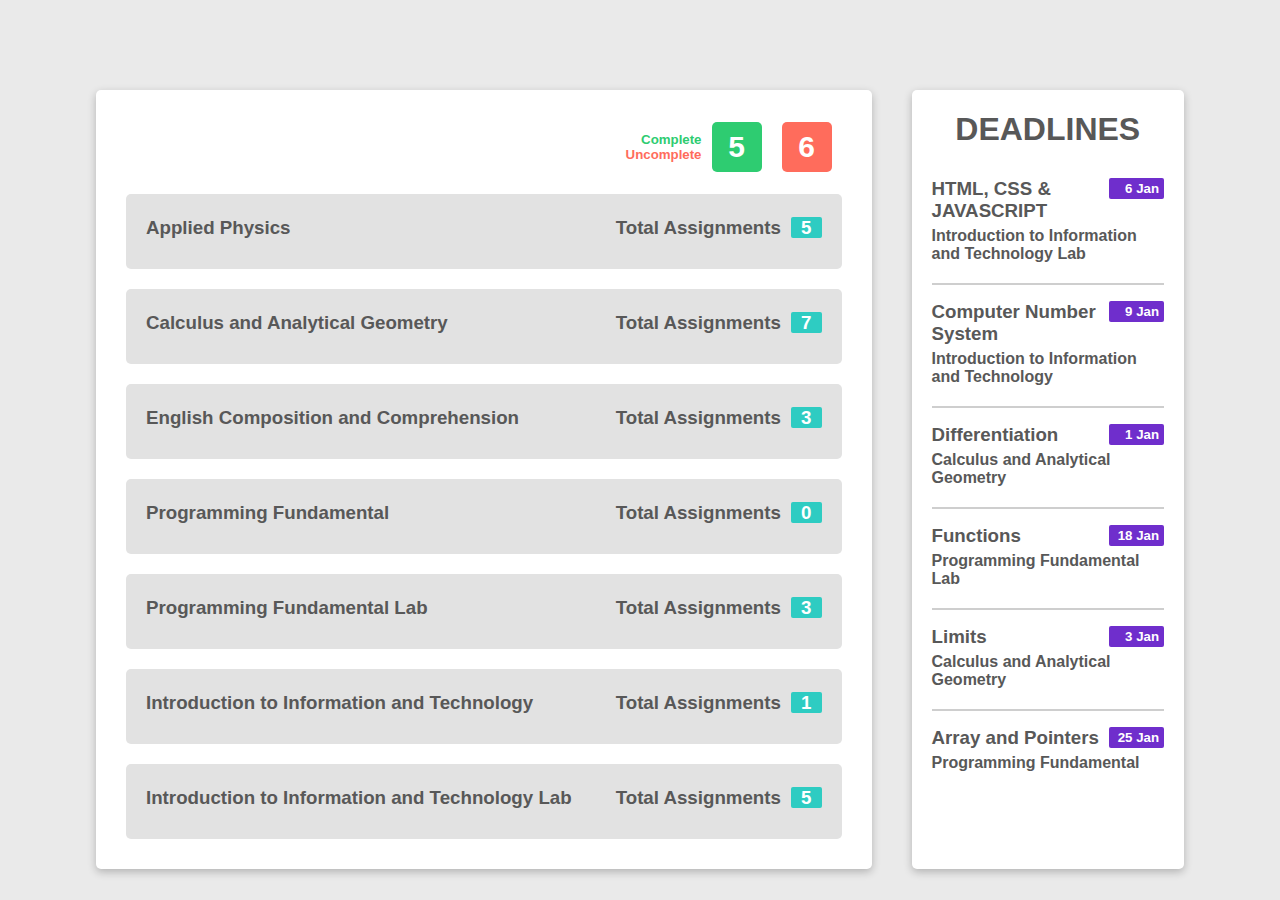
<file: HTML/assignments.html>
<!DOCTYPE html>
<html>
<head>
	<title>Assignments</title>
	<link rel="stylesheet" type="text/css" href="../CSS/assignments.css">
</head>
<body>
	<div id="wrapper">
		<div id="mainContent">
			<div id="header">
				<h1 id="name"></h1>
				<div id="title">
					<h5 id="cmplt">Complete</h5>
					<h5 id="uncmplt">Uncomplete</h5>
				</div>
				<div id="status">
					<div id="complete">5</div>
					<div id="uncomplete">6</div>
				</div>
			</div>
			<div id="subjects">
				<div class="boxs">
					<h3 class="sub">Applied Physics</h3>
					<h3 class="totalAssign">Total Assignments <span class="assgnNum"></span></h3>
				</div>
				<div class="boxs">
					<h3 class="sub">Calculus and Analytical Geometry</h3>
					<h3 class="totalAssign">Total Assignments <span class="assgnNum"></span></h3>
				</div>
				<div class="boxs">
					<h3 class="sub">English Composition and Comprehension</h3>
					<h3 class="totalAssign">Total Assignments <span class="assgnNum"></span></h3>
				</div>
				<div class="boxs">
					<h3 class="sub">Programming Fundamental</h3>
					<h3 class="totalAssign">Total Assignments <span class="assgnNum"></span></h3>
				</div>
				<div class="boxs">
					<h3 class="sub">Programming Fundamental Lab</h3>
					<h3 class="totalAssign">Total Assignments <span class="assgnNum"></span></h3>
				</div>
				<div class="boxs">
					<h3 class="sub">Introduction to Information and Technology</h3>
					<h3 class="totalAssign">Total Assignments <span class="assgnNum"></span></h3>
				</div>
				<div class="boxs">
					<h3 class="sub">Introduction to Information and Technology Lab</h3>
					<h3 class="totalAssign">Total Assignments <span class="assgnNum"></span></h3>
				</div>
			</div>
		</div>
		<div id="sidebar">
			<h1>Deadlines</h1>
			<div class="list">
				<h5 class="date"></h5>
				<h3 class="assignment">Array and Pointers</h3>
				<h4 class="course">Programming Fundamentals</h4>
				<div class="borderBottom"></div>
			</div>
			<div class="list">
				<h5 class="date"></h5>
				<h3 class="assignment">Array and Pointers</h3>
				<h4 class="course">Programming Fundamental Lab</h4>
				<div class="borderBottom"></div>
			</div>
			<div class="list">
				<h5 class="date"></h5>
				<h3 class="assignment">Array and Pointers</h3>
				<h4 class="course">English Composition and Comprehension</h4>
				<div class="borderBottom"></div>
			</div>
			<div class="list">
				<h5 class="date"></h5>
				<h3 class="assignment">Array and Pointers</h3>
				<h4 class="course">Calculus and Analytical Geometry</h4>
				<div class="borderBottom"></div>
			</div>
			<div class="list">
				<h5 class="date"></h5>
				<h3 class="assignment">Array and Pointers</h3>
				<h4 class="course">Applied Physics</h4>
				<div class="borderBottom"></div>
			</div>
			<div class="list">
				<h5 class="date"></h5>
				<h3 class="assignment">Array and Pointers</h3>
				<h4 class="course">Applied Physics</h4>
				<!-- <div class="borderBottom"></div> -->
			</div>
		</div>
	</div>
	<script type="text/javascript" src="../JavaScript/assignments.js"> </script>
</body>
</html>
</file>
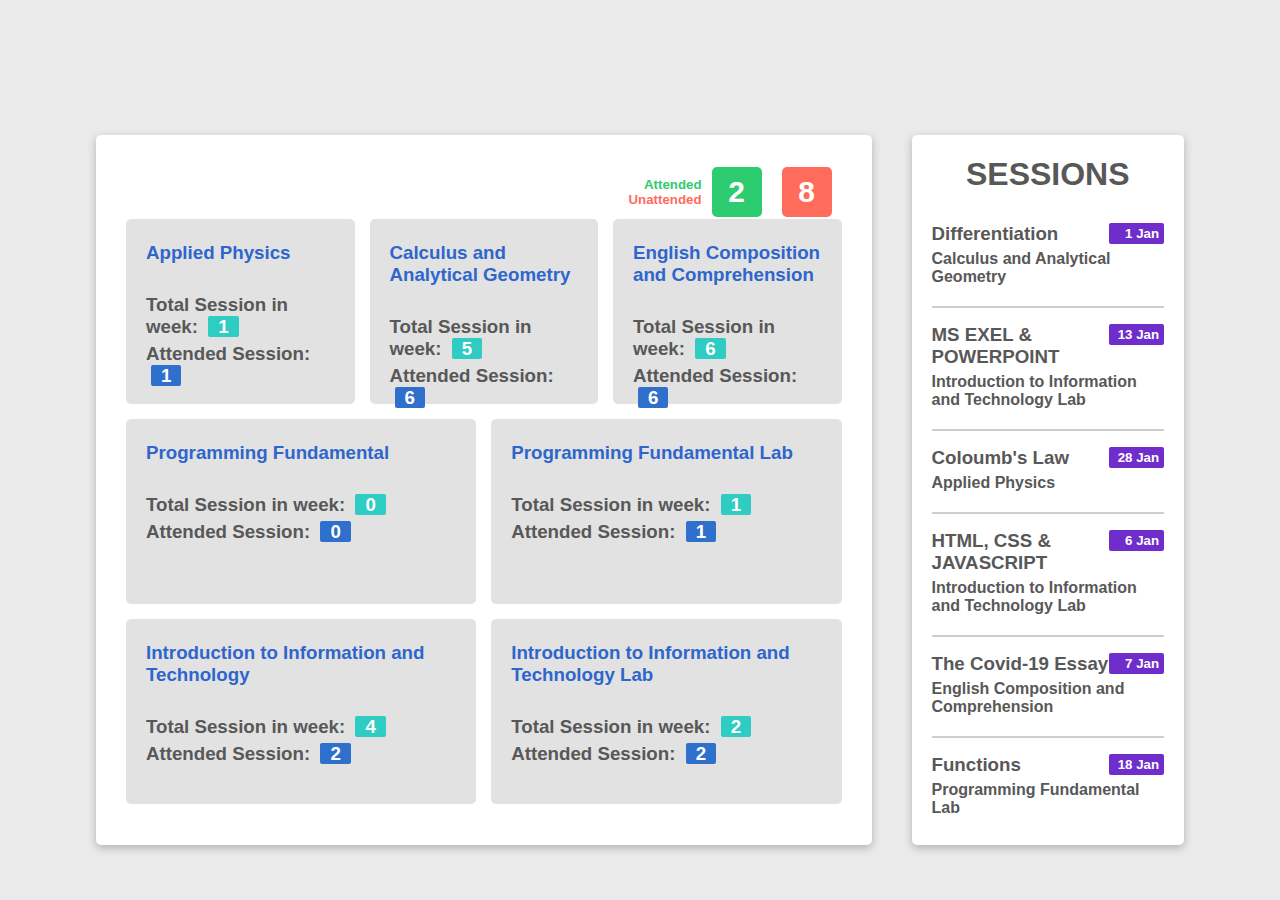
<file: HTML/attendance.html>
<!DOCTYPE html>
<html>
<head>
	<title>Assignments</title>
	<link rel="stylesheet" type="text/css" href="../CSS/attendance.css">
</head>
<body>
	<div id="wrapper">
		<div id="mainContent">
			<div id="header">
				<h1 id="name"></h1>
				<div id="title">
					<h5 id="cmplt">Attended</h5>
					<h5 id="uncmplt">Unattended</h5>
				</div>
				<div id="status">
					<div id="complete">5</div>
					<div id="uncomplete">6</div>
				</div>
			</div>
			<div id="subjects1">
				<div class="boxs">
					<h3 class="sub">Applied Physics</h3>
					<h3 class="totalAssign">Total Session in week: <span class="assgnNum"></span></h3>
					<h3 class="totalAssign">Attended Session: <span class="assgnNum assgnNum2"></span></h3>
				</div>
				<div class="boxs">
					<h3 class="sub">Calculus and Analytical Geometry</h3>
					<h3 class="totalAssign">Total Session in week: <span class="assgnNum"></span></h3>
					<h3 class="totalAssign">Attended Session: <span class="assgnNum assgnNum2"></span></h3>
				</div>
				<div class="boxs">
					<h3 class="sub">English Composition and Comprehension</h3>
					<h3 class="totalAssign">Total Session in week: <span class="assgnNum"></span></h3>
					<h3 class="totalAssign">Attended Session: <span class="assgnNum assgnNum2"></span></h3>
				</div>
			</div>
			<div id="subjects2">
				<div class="boxs">
					<h3 class="sub">Programming Fundamental</h3>
					<h3 class="totalAssign">Total Session in week: <span class="assgnNum"></span></h3>
					<h3 class="totalAssign">Attended Session: <span class="assgnNum assgnNum2"></span></h3>
				</div>
				<div class="boxs">
					<h3 class="sub">Programming Fundamental Lab</h3>
					<h3 class="totalAssign">Total Session in week: <span class="assgnNum"></span></h3>
					<h3 class="totalAssign">Attended Session: <span class="assgnNum assgnNum2"></span></h3>
				</div>
				<div class="boxs">
					<h3 class="sub">Introduction to Information and Technology</h3>
					<h3 class="totalAssign">Total Session in week: <span class="assgnNum"></span></h3>
					<h3 class="totalAssign">Attended Session: <span class="assgnNum assgnNum2"></span></h3>
				</div>
				<div class="boxs">
					<h3 class="sub">Introduction to Information and Technology Lab</h3>
					<h3 class="totalAssign">Total Session in week: <span class="assgnNum"></span></h3>
					<h3 class="totalAssign">Attended Session: <span class="assgnNum assgnNum2"></span></h3>
				</div>
			</div>
		</div>
		<div id="sidebar">
			<h1>Sessions</h1>
			<div class="list">
				<h5 class="date"></h5>
				<h3 class="assignment">Array and Pointers</h3>
				<h4 class="course">Programming Fundamentals</h4>
				<div class="borderBottom"></div>
			</div>
			<div class="list">
				<h5 class="date"></h5>
				<h3 class="assignment">Array and Pointers</h3>
				<h4 class="course">Programming Fundamental Lab</h4>
				<div class="borderBottom"></div>
			</div>
			<div class="list">
				<h5 class="date"></h5>
				<h3 class="assignment">Array and Pointers</h3>
				<h4 class="course">English Composition and Comprehension</h4>
				<div class="borderBottom"></div>
			</div>
			<div class="list">
				<h5 class="date"></h5>
				<h3 class="assignment">Array and Pointers</h3>
				<h4 class="course">Calculus and Analytical Geometry</h4>
				<div class="borderBottom"></div>
			</div>
			<div class="list">
				<h5 class="date"></h5>
				<h3 class="assignment">Array and Pointers</h3>
				<h4 class="course">Applied Physics</h4>
				<div class="borderBottom"></div>
			</div>
			<div class="list">
				<h5 class="date"></h5>
				<h3 class="assignment">Array and Pointers</h3>
				<h4 class="course">Applied Physics</h4>
				<!-- <div class="borderBottom"></div> -->
			</div>
		</div>
	</div>
	<script type="text/javascript" src="../JavaScript/attendance.js"> </script>
</body>
</html>
</file>
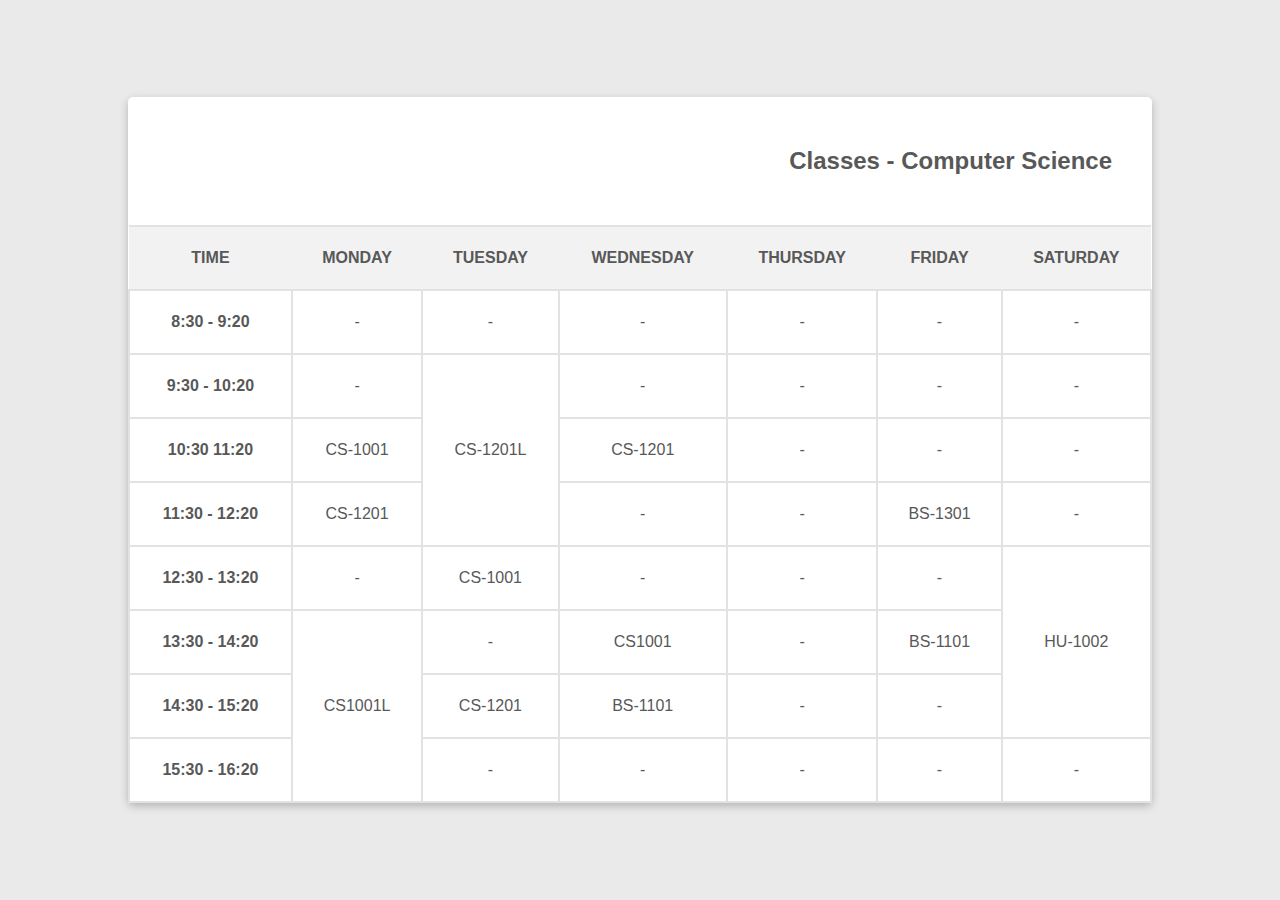
<file: HTML/classes.html>
<!DOCTYPE html>
<html>
<head>
    <link rel="stylesheet" href="../CSS/classes.css">
</head>
<body>
    <div id="wrapper">
        <div id="heading">
            <h1 id="name">Name</h1>
            <h2>Classes - Computer Science</h2>
        </div>
        <table>
            <tr>
                <th>TIME</th>
                <th>MONDAY</th>
                <th>TUESDAY</th>
                <th>WEDNESDAY</th>
                <th>THURSDAY</th>
                <th>FRIDAY</th>
                <th>SATURDAY</th>
            </tr>
            <tr>
                <td class="col1">8:30 - 9:20</td>
                <td class="col2">-</td>
                <td class="col3">-</td>
                <td class="col4">-</td>
                <td class="col5">-</td>
                <td class="col6">-</td>
                <td class="col7">-</td>
            </tr>
            <tr>
                <td class="col1">9:30 - 10:20</td>
                <td class="col2">-</td>
                <td class="col3" rowspan="3">CS-1201L</td>
                <td class="col4">-</td>
                <td class="col5">-</td>
                <td class="col6">-</td>
                <td class="col7">-</td>
            </tr>
            <tr>
                <td class="col1">10:30 11:20</td>
                <td class="col2">CS-1001</td>
                <td class="col4">CS-1201</td>
                <td class="col5">-</td>
                <td class="col6">-</td>
                <td class="col7">-</td>
            </tr>
            <tr>
                <td class="col1">11:30 - 12:20</td>
                <td class="col2">CS-1201</td>
                <td class="col4">-</td>
                <td class="col5">-</td>
                <td class="col6">BS-1301</td>
                <td class="col7">-</td>
            </tr>
            <tr>
                <td class="col1">12:30 - 13:20</td>
                <td class="col2">-</td>
                <td class="col3">CS-1001</td>
                <td class="col4">-</td>
                <td class="col5">-</td>
                <td class="col6">-</td>
                <td class="col7" rowspan="3">HU-1002</td>
            </tr>
            <tr>
                <td class="col1">13:30 - 14:20</td>
                <td class="col2" rowspan="3">CS1001L</td>
                <td class="col3">-</td>
                <td class="col4">CS1001</td>
                <td class="col5">-</td>
                <td class="col6">BS-1101</td>
            </tr>
            <tr>
                <td class="col1">14:30 - 15:20</td>
                <td class="col3">CS-1201</td>
                <td class="col4">BS-1101</td>
                <td class="col5">-</td>
                <td class="col6">-</td>
            </tr>
            <tr>
                <td class="col1">15:30 - 16:20</td>
                <td class="col3">-</td>
                <td class="col4">-</td>
                <td class="col5">-</td>
                <td class="col6">-</td>
                <td class="col7">-</td>
            </tr>
        </table>
    </div>
    <script type="text/javascript" src="../JavaScript/classes.js"></script>
</body>
</html>
</file>
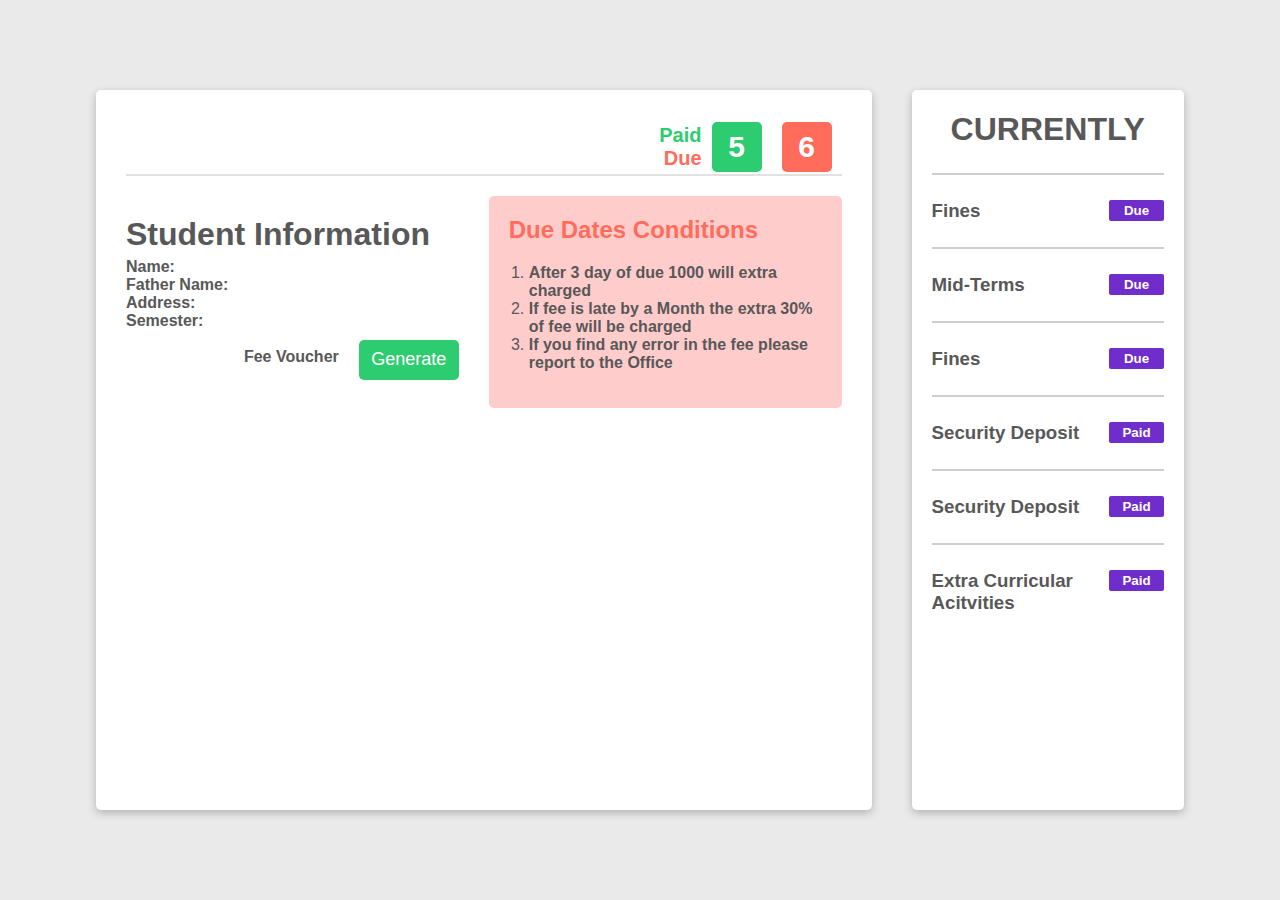
<file: HTML/fee.html>
<!DOCTYPE html>
<html>
<head>
	<title>Fee</title>
	<link rel="stylesheet" type="text/css" href="../CSS/fee.css">
</head>
<body>
	<div id="wrapper">
		<div id="mainContent">
			<div id="header">
				<h1 id="name"></h1>
				<div id="title">
					<h5 id="cmplt">Paid</h5>
					<h5 id="uncmplt">Due</h5>
				</div>
				<div id="status">
					<div id="complete">5</div>
					<div id="uncomplete">6</div>
				</div>
			</div>
			<div id="fee">
				<div id="main">
					<div id="feeForm">
						<h1>Student Information</h1>
						<h4>Name: <span class="data" id="pname"></span></h4>
						<h4>Father Name: <span class="data" id="fname"></span></h4>
						<h4>Address: <span class="data" id="address"></span></h4>
						<h4>Semester: <span class="data" id="semester"></span></h4>
						<div id="gen">
							<button id="gen">Generate</button>
							<h4>Fee Voucher</h4>
						</div>
					</div>
					<div id="conditions">
						<h2>Due Dates Conditions</h2>
						<ol>
							<li><h4>After 3 day of due 1000 will extra charged</h4></li>
							<li><h4>If fee is late by a Month the extra 30% of fee will be charged </h4></li>
							<li><h4>If you find any error in the fee please report to the Office</h4></li>
						</ol>
					</div>
				</div>
				<div id="statusForm">
					<div id="voucherTitle">
						<h2>DHA SUFFA UNIVERSITY</h2>
						<h4>DG-78, Off Kh-e-Tufail, Phase VII(Ext), DHA, Karachi</h4>
						<h4>Ph: 021-35244861, Fax: 021-35244855, billing@dsu.edu.pk</	h4>
					</div>
					<table>
						<tr>
							<td>Bill No</td>
							<td><span id="billNo">100322</span></td>
							<td>Session</td>
							<td><span id="session">Fall 2020</span></td>
						</tr>
						<tr>
							<td>Issue Date</td>
							<td colspan="4"><span id="issueDate">21-April-2021</span></td>
						</tr>
						<tr>
							<td>Name</td>
							<td colspan="4"><span id="receiptName">Bilal Khalil KhanKhail</span></td>
						</tr>
						<tr>
							<td>Program</td>
							<td>BS CS-1</td>
							<td>Reg No.</td>
							<td><span id="regNo">29565874</span></td>
						</tr>
						<tr>
							<td>IT Charges</td>
							<td>5,000</td>
							<td>Misc Charges</td>
							<td>6,500</td>
						</tr>
						<tr>
							<td>Tution Fee</td>
							<td>64,400</td>
							<td>Lab Charges</td>
							<td>20,000</td>
						</tr>
						<tr>
							<td colspan="3">Payable</td>
							<td>PKR 120,900</td>
						</tr>
					</table>
				</div>
			</div>
		</div>
		<div id="sidebar">
			<h1>Currently</h1>
			<div class="list">
				<div class="borderBottom"></div>
 				<h5 class="paidDue"></h5>
				<h3 class="for">S</h3>
				<div class="borderBottom"></div>
			</div>
			<div class="list">
				<h5 class="paidDue"></h5>
				<h3 class="for">Array and Pointers</h3>
				<div class="borderBottom"></div>
			</div>
			<div class="list">
				<h5 class="paidDue"></h5>
				<h3 class="for">Array and Pointers</h3>
				<div class="borderBottom"></div>
			</div>
			<div class="list">
				<h5 class="paidDue"></h5>
				<h3 class="for">Array and Pointers</h3>
				<div class="borderBottom"></div>
			</div>
			<div class="list">
				<h5 class="paidDue"></h5>
				<h3 class="for">Array and Pointers</h3>
				<div class="borderBottom"></div>
			</div>
			<div class="list">
				<h5 class="paidDue"></h5>
				<h3 class="for">Array and Pointers</h3>
			</div>
		</div>
	</div>
	<script type="text/javascript" src="../JavaScript/fee.js"> </script>
</body>
</html>
</file>
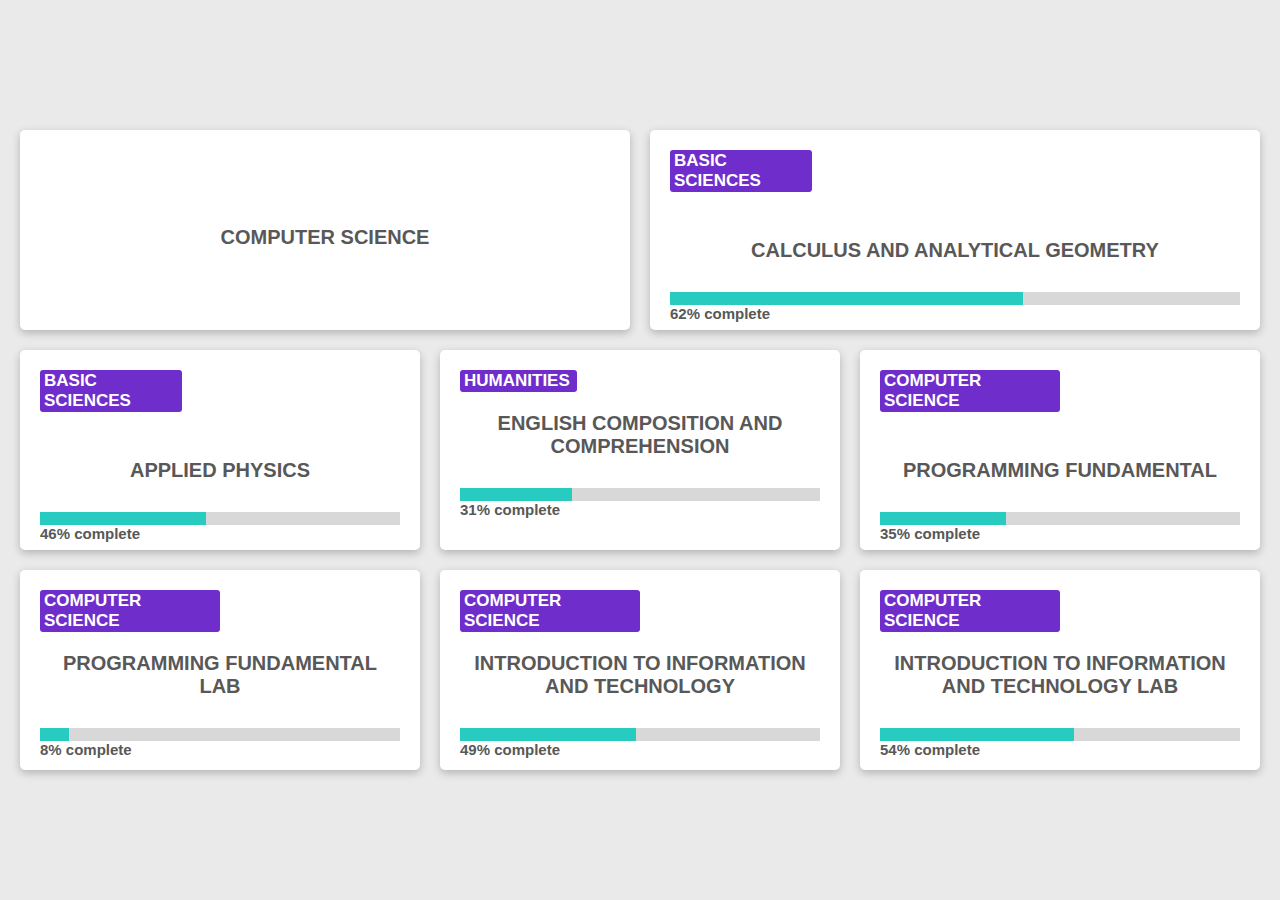
<file: HTML/subjects.html>
<!DOCTYPE html>
<html>
<head>
	<title>Subjects</title>
	<link rel="stylesheet" type="text/css" href="../CSS/subjects.css">
</head>
<body>
	<div id="firstRow">
		<div id="row1" class="box">
			<h1 id="name">Bilal Khalil Khankhail</h1>
			<h2 id="department">Computer Science</h2>
		</div>
		<div id="row2" class="box"> 
			<h3 id="bs" class="courseDepart bs">Basic Sciences</h3>
			<h3 id="cag" class="courseName">Calculus and Analytical Geometry</h3>
			<div class="progress">
				<div class="subProgress"></div>
			</div>
			<h4 class="percProgress"><span class="perc"></span> complete</h4>
		</div>
	</div>
	<div id="secondRow">
		<div class="box">
			<h3 class="courseDepart bs">Basic Sciences</h3>
			<h3 id="ap" class="courseName">Applied Physics</h3>
			<div class="progress">
				<div class="subProgress"></div>
			</div>
			<h4 class="percProgress"><span class="perc"></span> complete</h4>
		</div>
		<div class="box">
			<h3 class="courseDepart hu">Humanities</h3>
			<h3 class="courseName">English Composition and Comprehension</h3>
			<div class="progress">
				<div class="subProgress"></div>
			</div>
			<h4 class="percProgress"><span class="perc"></span> complete</h4>
		</div>
		<div class="box">
			<h3 class="courseDepart">Computer Science</h3>
			<h3 id="pf" class="courseName">Programming Fundamental</h3>
			<div class="progress">
				<div class="subProgress"></div>
			</div>
			<h4 class="percProgress"><span class="perc"></span> complete</h4>
		</div>
		<div class="box">
			<h3 class="courseDepart">Computer Science</h3>
			<h3 class="courseName">Programming Fundamental Lab</h3>
			<div class="progress">
				<div class="subProgress"></div>
			</div>
			<h4 class="percProgress"><span class="perc"></span> complete</h4>
		</div>
		<div class="box">
			<h3 class="courseDepart">Computer Science</h3>
			<h3 class="courseName">Introduction to Information and Technology</h3>
			<div class="progress">
				<div class="subProgress"></div>
			</div>
			<h4 class="percProgress"><span class="perc"></span> complete</h4>
		</div>
		<div class="box">
			<h3 class="courseDepart">Computer Science</h3>
			<h3 class="courseName">Introduction to Information and Technology Lab</h3>
			<div class="progress">
				<div class="subProgress"></div>
			</div>
			<h4 class="percProgress"><span class="perc"></span> complete</h4>
		</div>
	</div>
	<script type="text/javascript" src="../JavaScript/subjects.js"></script>
</body>
</html>
</file>
<file: CSS/assignments.css>
* { box-sizing: border-box; }
html, body { height: 100%; margin: 0; }

body {
	color: #585858;
	display: flex;
	align-items: center;
	justify-content: center;
	background-color: #eaeaea;
	font-family: 'Open Sans', sans-serif;
}
#wrapper {
	width: 85%;
	height: 80%;
	display: grid;
	grid-template-columns: 3.7fr 1.3fr;
	grid-column-gap: 40px;
}
#mainContent, #sidebar {
	padding: 30px;
	border-radius: 5px;
	background-color: #ffffff;
    box-shadow: rgba(0, 0, 0, 0.24) 0px 3px 8px;
}
#header {
	display: grid;
	grid-template-columns: 4.8fr 0.2fr 1fr;
}
#header > h1 {
	display: inline;
	font-size: 40px;
}
#title {
	display: flex;
	flex-direction: column;
	justify-content: center;
}
#title > h5 {
	margin: 0;
	padding: 0;
	text-align: right;
	font-weight: bold;
}
#cmplt {
	color: #2ECC71;
}
#uncmplt {
	color: #FF6C5C;
}
#status {
	display: flex;
	/*flex-direction: column;*/
	justify-content: center;
	align-items: center;
}
#complete, #uncomplete {
	color: #ffffff;
	font-size: 30px;
	font-weight: bold;
	width: 50px;
	height: 50px;
	margin: 0 10px;
	border-radius: 5px;
	display: inline-grid;
	place-items: center;
	background-color: gray;
}
#complete {
	background-color: #2ECC71;
}
#uncomplete {
	background-color: #FF6C5C;
}

.boxs {
	width: 100%;
	height: 75px;
	padding: 5px 20px;
	margin-top: 20px;
	border-radius: 5px;
	background-color: #e2e2e2;
}
.sub {
	float: left;
}
.totalAssign {
	float: right;
}
.assgnNum {
	color: #ffffff;
	width: 5px;
	height: 5px;
	padding: 0 10px;
	border-radius: 2px;
	margin-left: 5px;	
	background-color: #2eccc2;
}
#sidebar {
	padding: 0;
}
#sidebar > h1 {
	text-align: center;
	text-transform: uppercase;
}
.list {
	width: 100%;
	padding: 8px 20px;
}

.list > h3 {
	padding: 0;
	margin: 0;
}
.list > h4 {
	padding: 0;
	margin: 5px 0 20px 0;
}
.list > h5 {
	float: right;
    width: 55px;
    text-align: right;
    padding: 3px 5px;
    margin: 0 0 3px 0;
    color: #ffffff;
    background-color: #6f2ecc;
    border-radius: 2px;
}
.borderBottom {
	margin: 0 auto;
	border-bottom: 2px solid #cecece;
}
</file>
<file: CSS/attendance.css>
* { box-sizing: border-box; }
html, body { height: 100%; margin: 0; }

body {
	color: #585858;
	display: flex;
	align-items: center;
	justify-content: center;
	background-color: #eaeaea;
	font-family: 'Open Sans', sans-serif;
}
#wrapper {
	width: 85%;
	height: 70%;
	display: grid;
	grid-template-columns: 3.7fr 1.3fr;
	grid-column-gap: 40px;
}
#mainContent, #sidebar {
	padding: 30px;
	border-radius: 5px;
	background-color: #ffffff;
    box-shadow: rgba(0, 0, 0, 0.24) 0px 3px 8px;
}
#header {
	display: grid;
	grid-template-columns: 4.8fr 0.2fr 1fr;
}
#header > h1 {
	display: inline;
	font-size: 40px;
}
#title {
	display: flex;
	flex-direction: column;
	justify-content: center;
}
#title > h5 {
	margin: 0;
	padding: 0;
	text-align: right;
	font-weight: bold;
}
#cmplt {
	color: #2ECC71;
}
#uncmplt {
	color: #FF6C5C;
}
#status {
	display: flex;
	/*flex-direction: column;*/
	justify-content: center;
	align-items: center;
}
#complete, #uncomplete {
	color: #ffffff;
	font-size: 30px;
	font-weight: bold;
	width: 50px;
	height: 50px;
	margin: 0 10px;
	border-radius: 5px;
	display: inline-grid;
	place-items: center;
	background-color: gray;
}
#complete {
	background-color: #2ECC71;
}
#uncomplete {
	background-color: #FF6C5C;
}

#subjects1 {
	display: grid;
	grid-template-columns: 1fr 1fr 1fr;
	grid-gap: 15px;
}
#subjects2 {
	display: grid;
	grid-template-columns: 1fr 1fr;
	grid-gap: 15px;
	margin-top: 15px;
}
.boxs {
	width: 100%;
	height: 185px;
	padding: 5px 20px;
	/*margin-top: 20px;*/
	border-radius: 5px;
	background-color: #e2e2e2;
}
.sub {
	color: #2e66cc;
	margin-bottom: 30px;
}
.totalAssign {
	margin: 5px 0;
}
.assgnNum {
	color: #ffffff;
	width: 5px;
	height: 5px;
	padding: 0 10px;
	border-radius: 2px;
	margin-left: 5px;	
	background-color: #2eccc2;
}
.assgnNum2 {
	background-color: #2e70cc;
}
#sidebar {
	padding: 0;
}
#sidebar > h1 {
	text-align: center;
	text-transform: uppercase;
}
.list {
	width: 100%;
	padding: 8px 20px;
}

.list > h3 {
	padding: 0;
	margin: 0;
}
.list > h4 {
	padding: 0;
	margin: 5px 0 20px 0;
}
.list > h5 {
	float: right;
    width: 55px;
    text-align: right;
    padding: 3px 5px;
    margin: 0 0 3px 0;
    color: #ffffff;
    background-color: #6f2ecc;
    border-radius: 2px;
}
.borderBottom {
	margin: 0 auto;
	border-bottom: 2px solid #cecece;
}
</file>
<file: CSS/classes.css>
* { box-sizing: border-box; }
html, body { height: 100%; margin: 0; }

body {
	color: #585858;
	display: flex;
	align-items: center;
	justify-content: center;
	background-color: #eaeaea;
	font-family: 'Open Sans', sans-serif;
}
#wrapper {
	width: 80%;
	border-radius: 5px;
	background-color: #ffffff;
	box-shadow: rgba(0, 0, 0, 0.24) 0px 3px 8px;
}
#heading {
  padding: 0 40px;
}
table {
	border-collapse: collapse;
	border-spacing: 0;
	width: 100%;
}
  
th, td {
	/*width: 100px;*/
	padding: 22px;
	text-align: center;
}
th {
  background-color: #f2f2f2;
  border-top: 2px solid #e2e2e2;
}
td {
  border: 2px solid #e2e2e2;
}
.col1 {
  font-weight: bold;
}

/*tr:nth-child(odd) {
	background-color: #f2f2f2;
}*/
h1{
  float: left;
	font-size: 50px;
}
h2 {
	float: right;
  margin: 50px 0;  
}
</file>
<file: CSS/fee.css>
* { box-sizing: border-box; }
html, body { height: 100%; margin: 0; }

body {
	color: #585858;
	display: flex;
	align-items: center;
	justify-content: center;
	background-color: #eaeaea;
	font-family: 'Open Sans', sans-serif;
}
#wrapper {
	width: 85%;
	height: 80%;
	display: grid;
	grid-template-columns: 3.7fr 1.3fr;
	grid-column-gap: 40px;
}
#mainContent, #sidebar {
	padding: 30px;
	border-radius: 5px;
	background-color: #ffffff;
    box-shadow: rgba(0, 0, 0, 0.24) 0px 3px 8px;
}
#header {
	display: grid;
	grid-template-columns: 4.8fr 0.2fr 1fr;
	border-bottom: 2px solid #e2e2e2;
    margin-bottom: 20px;
}
#header > h1 {
	display: inline;
	font-size: 40px;
}
#title {
	display: flex;
	flex-direction: column;
	justify-content: center;
}
#title > h5 {
	margin: 0;
	padding: 0;
	text-align: right;
	font-weight: bold;
}
#cmplt {
	font-size: 20px;
	color: #2ECC71;
}
#uncmplt {
	font-size: 20px;
	color: #FF6C5C;
}
#status {
	display: flex;
	/*flex-direction: column;*/
	justify-content: center;
	align-items: center;
}
#complete, #uncomplete {
	color: #ffffff;
	font-size: 30px;
	font-weight: bold;
	width: 50px;
	height: 50px;
	margin: 0 10px;
	border-radius: 5px;
	display: inline-grid;
	place-items: center;
	background-color: gray;
}
#complete {
	background-color: #2ECC71;
}
#uncomplete {
	background-color: #FF6C5C;
}
#main {
	display: grid;
	grid-template-columns: 1fr 1fr;
	grid-column-gap: 10px;
}
#main > #feeForm {
    padding: 20px 20px 20px 0;
	/*background-color: #9a9797;*/
}
#main > #feeForm > h1 {
	margin-top: 0;
	margin-bottom: 5px;
}
#main > #feeForm > h4 {
	margin: 0;
}
#main > #feeForm > #gen {
	padding-top: 10px;
}
#main > #feeForm > #gen > h4 {
	float: right;
    margin: 8px 20px;
}
.data {
	color: #1297E0;
}
#main > #feeForm > #gen > button {
	font-size: 18px;
	float: right;
    width: 100px;
    height: 40px;
    background-color: #2ecc71;
    border: none;
    color: #ffffff;
    border-radius: 5px;
    outline: none;
}
#main > #feeForm > #gen > button:hover {
	cursor: pointer;
}
#statusForm {
	display: none;
	margin-top: 20px;
	width: 100%;
	height: 370px;
	border-radius: 5px;
}
#statusForm > #voucherTitle {
	padding: 10px;
	text-align: center;
	background-color: #e2e2e2;
	border-top-right-radius: 5px;
	border-top-left-radius: 5px;
}
#statusForm > #voucherTitle > h2 {
	margin-top: 0;
	margin-bottom: 2px;
}
#statusForm > #voucherTitle > h4 {
	margin: 0;
}

table {
	border-collapse: collapse;
	border-spacing: 0;
	width: 100%;
}
td {
	padding: 8px;
	text-align: center;
	border: 2px solid #e2e2e2;
}
th {
  background-color: #f2f2f2;
  border-top: 2px solid #e2e2e2;
}

#conditions {
	padding: 20px;
	border-radius: 5px;
	background-color: #ff000033;
}
#conditions > ol{
	padding-left: 20px
}
#conditions > h2 {
	color: #FF6C5C;
	margin-top: 0;
}
#conditions > ol > li >  h4 {
	margin: 0;
}


/* Sidebar */
#sidebar {
	padding: 0;
}
#sidebar > h1 {
	text-align: center;
	text-transform: uppercase;
}
.list {
	width: 100%;
	/*height: 80px;*/
	padding: 0 20px;
	/*margin-bottom: 20px;*/
	/*background-color: gray;*/
}

.list > h3 {
	padding: 0;
	margin: 0;
}
.list > h4 {
	padding: 0;
	margin: 5px 0 20px 0;
}
.list > h5 {
	float: right;
    width: 55px;
    text-align: center;
    padding: 3px 5px;
    margin: 0 0 3px 0;
    color: #ffffff;
    background-color: #6f2ecc;
    border-radius: 2px;
}
.borderBottom {
	margin: 25px auto;
	border-bottom: 2px solid #cecece;
}
</file>
<file: CSS/subjects.css>
* { box-sizing: border-box; }
html, body { height: 100%; margin: 0; }

body {
	color: #585858;
	width: 80%;
	height: 100%;
	margin: auto;
	text-align: center;
	display: flex;
	flex-direction: column;
	align-items: center;
	justify-content: center;
	background-color: #eaeaea;
	font-family: 'Open Sans', sans-serif;
}
h3 {
	margin: 0;
	font-size: 17px;
	text-align: left;
	text-transform: uppercase;
}
.courseDepart {
    color: #ffff;
    width: 180px;
    border-radius: 3px;
    padding: 1px 4px;
    background-color: #6f2ecc;
}
.bs {
	width: 142px;
}
.hu {
	width: 117px;
}
#name {
	font-size: 40px;
	margin-bottom: 5px;
}
#department {
	font-size: 20px;
	margin-top: 0;
}
.courseName {
	font-size: 20px;
	margin-top: 20px;
	text-align: center;
}
#ap, #cag, #pf {
	margin-top: 47px;
}
#firstRow {
	display: grid;
	grid-template-columns: 1fr 1fr;
}
#secondRow {
	display: grid;
	grid-template-columns: 1fr 1fr 1fr;
}
.box {
	width: 400px;
	height: 200px;
	margin: 10px;
	padding: 20px;
	border-radius: 5px;
	background-color: #ffffff;
	box-shadow: rgba(0, 0, 0, 0.24) 0px 3px 8px;
}
#row1, #row2 {
	width: 610px;
}
#row1 {
	display: flex;
	flex-direction: column;
	justify-content: center;
}
#department {
	text-transform: uppercase;
}
.progress {
	margin: 30px 0 0 0;
    width: 100%;
    height: 13px;
    background-color: #d8d8d8;
}
.subProgress {
	margin: 0;
	width: 80%;
    height: 13px;
    background-color: #27CBC0;
}

.percProgress {
	margin: 0;
	font-size: 15px;
	text-align: left;
}
</file>
